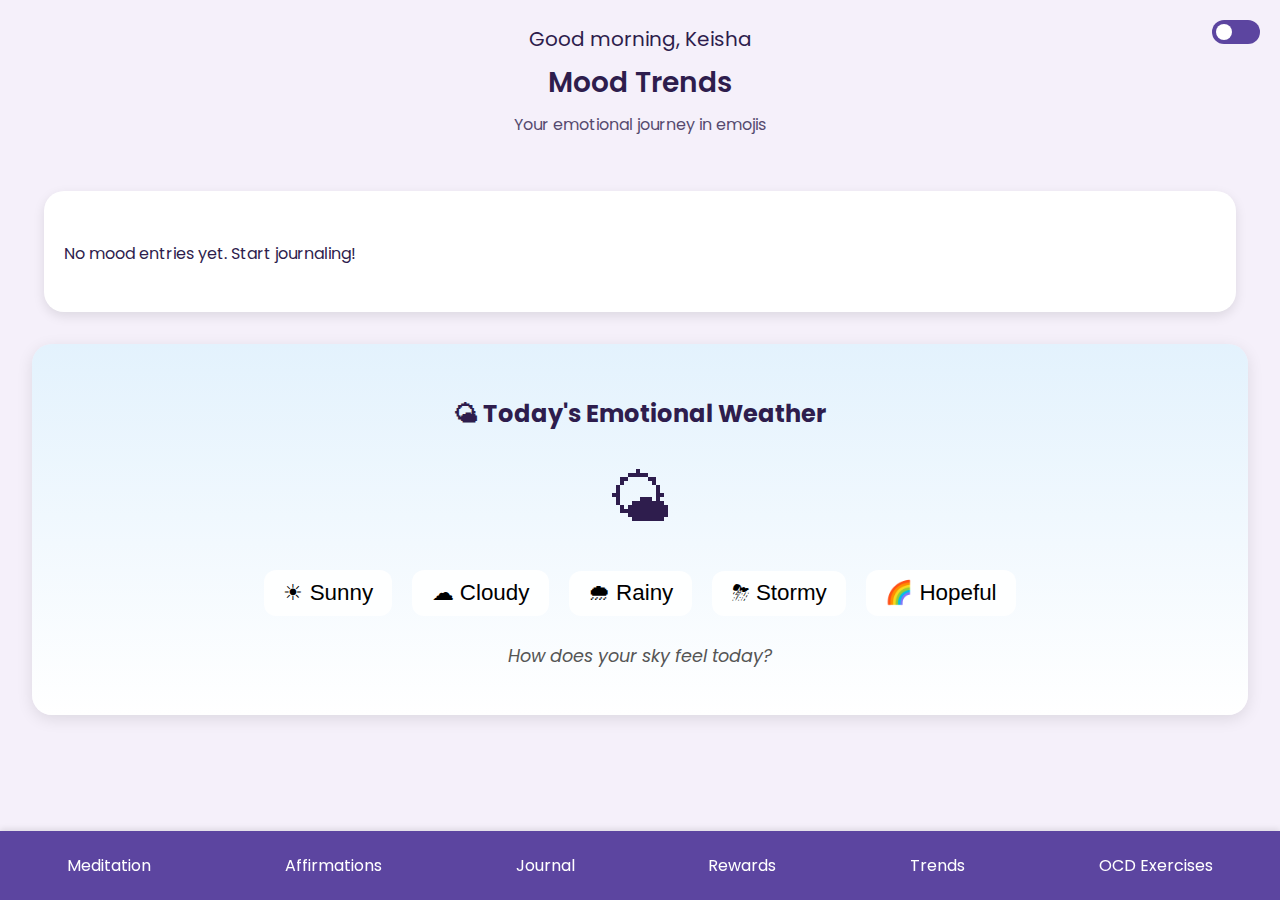
<file: trends.html>
<!DOCTYPE html>
<html lang="en">
<head>
  <meta charset="UTF-8" />
  <meta name="viewport" content="width=device-width, initial-scale=1.0"/>
  <title>Trends - Keisha's Calm Corner</title>
  <link href="https://fonts.googleapis.com/css2?family=Poppins:wght@400;600&display=swap" rel="stylesheet">
  <style>
    :root {
      --bg-color: #f5f0fa;
      --text-color: #2e1d4d;
      --accent-color: #7b61ff;
      --nav-color: #5c45a0;
      --card-color: #ffffff;
    }
    body.dark {
      --bg-color: #1e1440;
      --text-color: #ffffff;
      --nav-color: #291c5d;
      --card-color: #322869;
    }
    body {
      margin: 0;
      font-family: 'Poppins', sans-serif;
      background-color: var(--bg-color);
      color: var(--text-color);
      transition: background-color 0.3s, color 0.3s;
    }
    header {
      padding: 24px;
      text-align: center;
    }
    .greeting {
      font-size: 20px;
      margin-bottom: 8px;
    }
    .main-title {
      font-size: 28px;
      font-weight: 600;
      margin-bottom: 8px;
    }
    .subtitle {
      font-size: 16px;
      opacity: 0.8;
    }
    .toggle-container {
      position: absolute;
      top: 20px;
      right: 20px;
    }
    .toggle-container input[type="checkbox"] {
      display: none;
    }
    .toggle-container label {
      cursor: pointer;
      background: var(--nav-color);
      border-radius: 20px;
      width: 48px;
      height: 24px;
      display: block;
      position: relative;
    }
    .toggle-container label::after {
      content: "";
      position: absolute;
      top: 4px;
      left: 4px;
      width: 16px;
      height: 16px;
      background: #fff;
      border-radius: 50%;
      transition: 0.3s;
    }
    .toggle-container input:checked + label::after {
      left: 28px;
    }
    .trend-card {
      max-width: 90%;
      margin: 30px auto;
      background: var(--card-color);
      border-radius: 20px;
      padding: 30px 20px;
      box-shadow: 0 4px 12px rgba(0, 0, 0, 0.1);
    }
    .log {
      margin-top: 20px;
    }
    .log-item {
      margin: 10px 0;
      padding: 12px;
      border-radius: 12px;
      background-color: #f8f4ff;
      display: flex;
      justify-content: space-between;
    }
    .log-item span {
      font-size: 18px;
    }
    .weather-section {
      padding: 2rem;
      text-align: center;
      background: linear-gradient(to bottom, #e3f2fd, #ffffff);
      border-radius: 20px;
      margin: 2rem auto;
      max-width: 90%;
      box-shadow: 0 4px 16px rgba(0,0,0,0.1);
      transition: background 0.6s ease;
      position: relative;
      overflow: hidden;
    }
    .weather-avatar {
      font-size: 64px;
      margin: 1rem 0;
      animation: float 4s ease-in-out infinite;
    }
    @keyframes float {
      0%, 100% { transform: translateY(0); }
      50% { transform: translateY(-10px); }
    }
    .cloud {
      position: absolute;
      background: #ffffffcc;
      border-radius: 50%;
      opacity: 0.4;
      animation: drift 30s linear infinite;
    }
    .cloud:nth-child(1) {
      width: 120px;
      height: 60px;
      top: 20%;
      left: -150px;
      animation-delay: 0s;
    }
    .cloud:nth-child(2) {
      width: 100px;
      height: 50px;
      top: 40%;
      left: -100px;
      animation-delay: 10s;
    }
    @keyframes drift {
      0% { transform: translateX(0); }
      100% { transform: translateX(120vw); }
    }
    .mood-options button {
      margin: 0.5rem;
      font-size: 1.4rem;
      padding: 0.6rem 1.2rem;
      border-radius: 12px;
      border: none;
      background-color: #ffffffdd;
      cursor: pointer;
      transition: all 0.3s ease;
    }
    .mood-options button:hover {
      transform: scale(1.05);
    }
    .weather-message {
      margin-top: 1.2rem;
      font-size: 1.1rem;
      font-style: italic;
      color: #555;
      min-height: 40px;
    }
    .nav {
      background-color: var(--nav-color);
      padding: 12px 0;
      display: flex;
      justify-content: space-around;
      align-items: center;
      position: fixed;
      bottom: 0;
      width: 100%;
      font-size: 16px;
      box-shadow: 0 -2px 6px rgba(0,0,0,0.1);
    }
    .nav a {
      color: white;
      text-decoration: none;
      padding: 10px 14px;
      border-radius: 16px;
      transition: background 0.3s;
    }
    .nav a:hover {
      background-color: rgba(255, 255, 255, 0.1);
    }
  </style>
</head>
<body>
  <div class="toggle-container">
    <input type="checkbox" id="darkToggle">
    <label for="darkToggle"></label>
  </div>
  <header>
    <div class="greeting"><span id="timeGreeting"></span>, Keisha</div>
    <div class="main-title">Mood Trends</div>
    <div class="subtitle">Your emotional journey in emojis</div>
  </header>

  <div class="trend-card">
    <div class="log" id="moodLog"></div>
  </div>

  <section id="emotional-weather" class="weather-section">
    <div class="cloud"></div>
    <div class="cloud"></div>
    <h2>🌤 Today's Emotional Weather</h2>
    <div class="weather-avatar" id="weatherAvatar">🌤</div>
    <div class="mood-options">
      <button onclick="setWeather('sunny')">☀ Sunny</button>
      <button onclick="setWeather('cloudy')">☁ Cloudy</button>
      <button onclick="setWeather('rainy')">🌧 Rainy</button>
      <button onclick="setWeather('stormy')">⛈ Stormy</button>
      <button onclick="setWeather('rainbow')">🌈 Hopeful</button>
    </div>
    <div id="weatherMessage" class="weather-message">
      How does your sky feel today?
    </div>
  </section>

  <nav class="nav">
    <a href="meditation.html">Meditation</a>
    <a href="affirmations.html">Affirmations</a>
    <a href="journal.html">Journal</a>
    <a href="rewards.html">Rewards</a>
    <a href="trends.html">Trends</a>
    <a href="ocd.html">OCD Exercises</a>
  </nav>

  <script>
    function setTimeGreeting() {
      const hour = new Date().getHours();
      const greeting = document.getElementById("timeGreeting");
      if (hour < 12) greeting.textContent = "Good morning";
      else if (hour < 18) greeting.textContent = "Good afternoon";
      else greeting.textContent = "Good evening";
    }

    function renderMoodLog() {
      const moodLog = document.getElementById("moodLog");
      const entries = JSON.parse(localStorage.getItem('journalEntries') || '[]');
      moodLog.innerHTML = '';
      if (entries.length === 0) {
        moodLog.innerHTML = "<p>No mood entries yet. Start journaling!</p>";
        return;
      }
      entries.forEach(entry => {
        const div = document.createElement('div');
        div.className = 'log-item';
        div.innerHTML = `<span>${entry.mood}</span><span>${entry.date}</span>`;
        moodLog.appendChild(div);
      });
    }

    function setWeather(mood) {
      const message = document.getElementById('weatherMessage');
      const section = document.getElementById('emotional-weather');
      const avatar = document.getElementById('weatherAvatar');

      let moodText = '';
      let bgColor = '';
      let emoji = '';

      switch(mood) {
        case 'sunny':
          moodText = "☀ Clear and calm. Let that warmth soak in.";
          bgColor = 'linear-gradient(to bottom, #fff9c4, #ffe082)';
          emoji = '😎';
          break;
        case 'cloudy':
          moodText = "☁ Quiet and grey. Rest is a form of progress.";
          bgColor = 'linear-gradient(to bottom, #eceff1, #ffffff)';
          emoji = '😌';
          break;
        case 'rainy':
          moodText = "🌧 Drizzle of emotion. Feel it fully, release slowly.";
          bgColor = 'linear-gradient(to bottom, #cfd8dc, #b0bec5)';
          emoji = '🥺';
          break;
        case 'stormy':
          moodText = "⛈ Fierce inside. You’re still here — that’s strength.";
          bgColor = 'linear-gradient(to bottom, #90a4ae, #607d8b)';
          emoji = '😤';
          break;
        case 'rainbow':
          moodText = "🌈 Brightness through the clouds. Healing is happening.";
          bgColor = 'linear-gradient(to bottom, #e1bee7, #fff9c4)';
          emoji = '🌈';
          break;
      }

      message.textContent = moodText;
      section.style.background = bgColor;
      avatar.textContent = emoji;
    }

    document.getElementById("darkToggle").addEventListener("change", () => {
      document.body.classList.toggle("dark");
    });

    window.onload = () => {
      setTimeGreeting();
      renderMoodLog();
    };
  </script>
</body>
</html>
</file>
